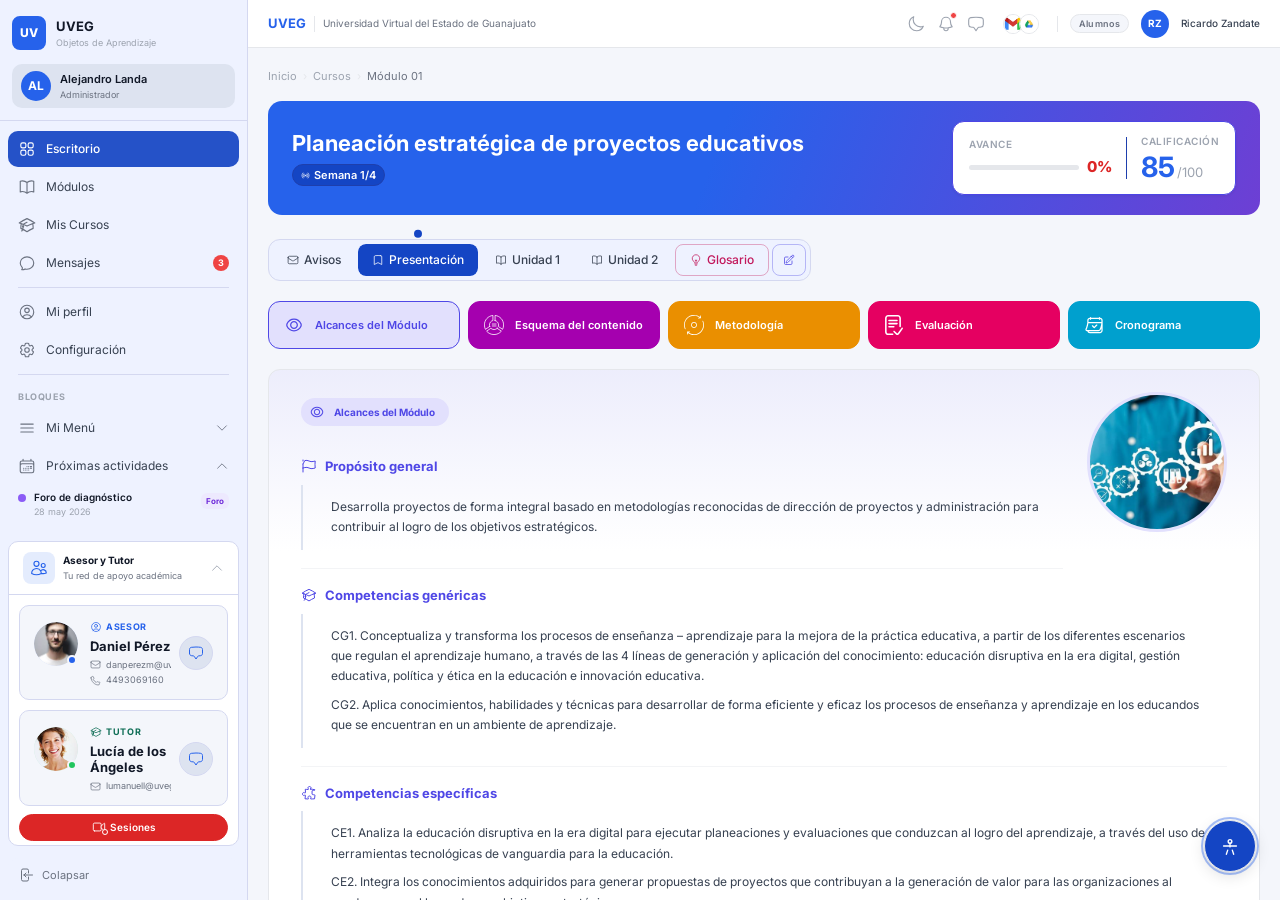
<file: index.html>
<!DOCTYPE html>
<html lang="es">
<!--
  index.html
  ───────────────────────────────────────────────────────────────
  Punto de entrada del tema UVEG Moodle.

  Orden de carga de recursos (importante para rendimiento):
    1. Bootstrap CSS   — base de estilos y grid
    2. main.css        — estilos UVEG (variables → layout → components → dark → responsive)
    3. main.js         — lógica de app (type="module", defer implícito)

  Iconografía: Heroicons 2 Outline via js/utils/icons.js
    Migrado desde Tabler Icons (webfont) a SVG inline.
    El <link> de Tabler Icons fue removido intencionalmente.
    Para agregar un ícono nuevo: editar js/utils/icons.js y usar hi('clave', size).

  Filosofía de este HTML:
    - Declarativo: los componentes se configuran via atributos, no JS
    - Semántico: roles ARIA, landmarks, estructura correcta
    - Limpio: sin onclick inline, sin estilos inline salvo excepciones justificadas
    - Mantenible: TI puede cambiar datos (nombre, curso, cards) sin tocar JS

  Para cambiar el contenido del curso:
    - Nombre/rol del alumno  → atributos de <uveg-sidebar> y <uveg-topbar>
    - Progreso general       → atributos de <uveg-progress>
    - Cards de actividades   → atributos de cada <uveg-card>
    - Tabs disponibles       → elementos <uveg-tab> dentro de <uveg-tabs>
  ───────────────────────────────────────────────────────────────
-->
<head>
  <meta charset="UTF-8">
  <meta name="viewport" content="width=device-width, initial-scale=1.0">
  <meta name="description" content="UVEG — Plataforma de Objetos de Aprendizaje">
  <title>UVEG — Planeación estratégica de proyectos educativos</title>

  <!--
    Bootstrap 5.3 — grid, utilidades, dark mode nativo via data-bs-theme.
    Cargado antes de main.css para que nuestros tokens lo sobreescriban.
  -->
  <link
    rel="stylesheet"
    href="https://cdn.jsdelivr.net/npm/bootstrap@5.3.3/dist/css/bootstrap.min.css"
    integrity="sha384-QWTKZyjpPEjISv5WaRU9OFeRpok6YctnYmDr5pNlyT2bRjXh0JMhjY6hW+ALEwIH"
    crossorigin="anonymous">

  <!--
    Tabler Icons REMOVIDO — iconografía migrada a Heroicons 2 Outline.
    Los íconos ahora se sirven como SVG inline via js/utils/icons.js.
    No requiere carga de webfont externa.
  -->

  <!-- Estilos UVEG — punto de entrada único -->
  <link rel="stylesheet" href="./assets/css/main.css">

  <link rel="preconnect" href="https://fonts.googleapis.com">
  <link rel="preconnect" href="https://fonts.gstatic.com" crossorigin>
  <link href="https://fonts.googleapis.com/css2?family=Inter:ital,opsz,wght@0,14..32,100..900;1,14..32,100..900&display=swap" rel="stylesheet">

  <!--
    Prevenir FOUC (Flash of Unstyled Content) en dark mode.
    Este script inline es intencional: debe ejecutarse ANTES de que
    el browser pinte el primer frame para aplicar el tema correcto.
    No mover a main.js.
  -->
  <script>
    (function() {
      const saved  = localStorage.getItem('uveg-theme');
      const system = window.matchMedia('(prefers-color-scheme: dark)').matches ? 'dark' : 'light';
      const theme  = (saved === 'dark' || saved === 'light') ? saved : system;
      document.documentElement.setAttribute('data-bs-theme', theme);
    })();
  </script>
</head>

<body>

<!-- ── App Shell ──────────────────────────────────────────────
     Estructura: Sidebar | Main (Topbar + Content)
     ────────────────────────────────────────────────────────── -->
<div class="shell">

  <!-- ── Sidebar ──────────────────────────────────────────────
       Atributos configurables:
         user-name      → nombre completo del alumno
         user-role      → rol en la plataforma
         user-initials  → iniciales para el avatar (máx 2 chars)
         active-item    → item activo al cargar (dashboard|modulos|cursos|mensajes|perfil|config)
       ────────────────────────────────────────────────────────── -->
  <uveg-sidebar
    user-name="Alejandro Landa"
    user-role="Administrador"
    user-initials="AL"
    active-item="dashboard">
  </uveg-sidebar>

  <!-- ── Main ─────────────────────────────────────────────── -->
  <div class="main">

    <!-- ── Topbar ─────────────────────────────────────────────
         Atributos configurables:
           user-name      → nombre del alumno (topbar derecha)
           user-initials  → iniciales del avatar
           user-role      → etiqueta de rol/grupo
           notifications  → número de notificaciones (0 = sin punto rojo)
         ────────────────────────────────────────────────────── -->
    <uveg-topbar
      user-name="Ricardo Zandate"
      user-initials="RZ"
      user-role="Alumnos"
      notifications="3">
    </uveg-topbar>

    <!-- ── Content Row ──────────────────────────────────────── -->
    <div class="content-row">

      <!-- ── Center (área principal scrollable) ─────────────── -->
      <main class="center" role="main">

        <!-- Breadcrumb -->
        <nav class="breadcrumb-nav" aria-label="Navegación">
          <a class="bc-item" href="#">Inicio</a>
          <span class="bc-sep">›</span>
          <a class="bc-item" href="#">Cursos</a>
          <span class="bc-sep">›</span>
          <span class="bc-item active">Módulo 01</span>
        </nav>

       <!-- Header del módulo -->
        <div class="hrow">
          <div class="hrow-left">
            <div class="mod-name">Planeación estratégica de proyectos educativos</div>
            <div class="mod-status">
              <svg xmlns="http://www.w3.org/2000/svg" width="9" height="9" viewBox="0 0 24 24" fill="none" stroke="currentColor" stroke-width="1.5" stroke-linecap="round" stroke-linejoin="round" aria-hidden="true" class="hi"><path stroke-linecap="round" stroke-linejoin="round" d="M9.348 14.651a3.75 3.75 0 0 1 0-5.303m5.304 0a3.75 3.75 0 0 1 0 5.303m-7.425 2.122a6.75 6.75 0 0 1 0-9.546m9.546 0a6.75 6.75 0 0 1 0 9.546M5.106 18.894c-3.808-3.808-3.808-9.98 0-13.789m13.788 0c3.808 3.808 3.808 9.981 0 13.789M12 12h.008v.008H12V12Zm.375 0a.375.375 0 1 1-.75 0 .375.375 0 0 1 .75 0Z"/></svg>
              Semana 1/4
            </div>
          </div>
          <div class="hrow-right">
            <div class="pbox" role="status" aria-label="Progreso del módulo">
              <div class="pl">
                <span class="plabel">Avance</span>
                <div class="pbar-wrap">
                  <div class="pbar" role="progressbar" aria-valuenow="70" aria-valuemin="0" aria-valuemax="100">
                    <div class="pfill"></div>
                  </div>
                  <span class="ppct">14%</span>
                </div>
              </div>
              <div class="pl">
                <span class="plabel">Calificación</span>
                <div class="cnum-wrap">
                  <span class="cnum">85</span>
                  <span class="cden">/100</span>
                </div>
              </div>
            </div>
          </div>
        </div>
      
        <!-- ── Tabs de navegación ──────────────────────────────
             uveg-tabs registra los <uveg-tab> hijos y construye
             la barra automáticamente. Para agregar un tab nuevo,
             solo agregar un <uveg-tab> aquí.
             Los atributos icon="ti-*" son traducidos internamente
             por TAB_ICON_MAP en uveg-tabs.js → Heroicons.
             ────────────────────────────────────────────────── -->
      <uveg-tabs active="presentacion">
          <uveg-tab key="avisos"       icon="ti-mail"     label="Avisos"></uveg-tab>
          <uveg-tab key="presentacion" icon="ti-bookmark" label="Presentación"></uveg-tab>
          <uveg-tab key="unidad1"      icon="ti-book"     label="Unidad 1"></uveg-tab>
          <uveg-tab key="unidad2"      icon="ti-book"     label="Unidad 2"></uveg-tab>
          <uveg-tab key="glosario"     icon="ti-language"     label="Glosario"            variant="glossary"></uveg-tab>
             <uveg-tab key="aprendizaje"  icon="ti-aprendizaje"  label=""></uveg-tab>
        </uveg-tabs>

        <!-- ── Panel: Avisos ────────────────────────────────────
             data-panel="avisos" es detectado por uveg-tabs para
             mostrar/ocultar según el tab activo.
             ────────────────────────────────────────────────── -->
        <section data-panel="avisos" aria-labelledby="tab-avisos">
          <div class="aviso-item">
            <div class="aviso-dot unread" aria-label="No leído"></div>
            <div>
              <div class="aviso-title">Recordatorio: Reto 1 vence el 17 de junio</div>
              <div class="aviso-desc">No olvides entregar tu plan estratégico antes de la fecha límite. Revisa los criterios de evaluación en la sección de retos.</div>
              <div class="aviso-date">
                <!-- ti-clock → clock (Heroicons) -->
                <svg xmlns="http://www.w3.org/2000/svg" width="10" height="10" viewBox="0 0 24 24" fill="none" stroke="currentColor" stroke-width="1.5" stroke-linecap="round" stroke-linejoin="round" aria-hidden="true" class="hi"><path stroke-linecap="round" stroke-linejoin="round" d="M12 6v6h4.5m4.5 0a9 9 0 1 1-18 0 9 9 0 0 1 18 0Z"/></svg>
                Hace 2 horas
              </div>
            </div>
          </div>
          <div class="aviso-item">
            <div class="aviso-dot unread" aria-label="No leído"></div>
            <div>
              <div class="aviso-title">Nueva actividad disponible: Foro de diagnóstico</div>
              <div class="aviso-desc">El foro de diagnóstico ya está abierto. Comparte tu análisis antes del 28 de mayo.</div>
              <div class="aviso-date">
                <svg xmlns="http://www.w3.org/2000/svg" width="10" height="10" viewBox="0 0 24 24" fill="none" stroke="currentColor" stroke-width="1.5" stroke-linecap="round" stroke-linejoin="round" aria-hidden="true" class="hi"><path stroke-linecap="round" stroke-linejoin="round" d="M12 6v6h4.5m4.5 0a9 9 0 1 1-18 0 9 9 0 0 1 18 0Z"/></svg>
                Hace 5 horas
              </div>
            </div>
          </div>
          <div class="aviso-item">
            <div class="aviso-dot read" aria-label="Leído"></div>
            <div>
              <div class="aviso-title">Calificación publicada — Lección 1</div>
              <div class="aviso-desc">Tu calificación para la Lección 1 ha sido publicada. Obtuviste 95/100. ¡Excelente trabajo!</div>
              <div class="aviso-date">
                <svg xmlns="http://www.w3.org/2000/svg" width="10" height="10" viewBox="0 0 24 24" fill="none" stroke="currentColor" stroke-width="1.5" stroke-linecap="round" stroke-linejoin="round" aria-hidden="true" class="hi"><path stroke-linecap="round" stroke-linejoin="round" d="M12 6v6h4.5m4.5 0a9 9 0 1 1-18 0 9 9 0 0 1 18 0Z"/></svg>
                Ayer
              </div>
            </div>
          </div>
          <div class="aviso-item">
            <div class="aviso-dot read" aria-label="Leído"></div>
            <div>
              <div class="aviso-title">Material de apoyo disponible</div>
              <div class="aviso-desc">Se ha subido material de apoyo para la Unidad 2. Revisa los recursos adicionales.</div>
              <div class="aviso-date">
                <svg xmlns="http://www.w3.org/2000/svg" width="10" height="10" viewBox="0 0 24 24" fill="none" stroke="currentColor" stroke-width="1.5" stroke-linecap="round" stroke-linejoin="round" aria-hidden="true" class="hi"><path stroke-linecap="round" stroke-linejoin="round" d="M12 6v6h4.5m4.5 0a9 9 0 1 1-18 0 9 9 0 0 1 18 0Z"/></svg>
                26 may 2026
              </div>
            </div>
          </div>
        </section>

       <!-- ── Panel: Presentación ──────────────────────────── -->
        <section data-panel="presentacion" aria-labelledby="tab-presentacion">

          <div class="pres-grid" role="tablist" aria-label="Secciones de presentación">
            <div class="pres-card active" data-pres="alcances" role="tab" tabindex="0" aria-selected="true" style="--pres-color:#4f47e6;--pres-bg:#e2e0fd">
              <div class="pres-icon-wrap" aria-hidden="true"></div>
              <div class="pres-label">Alcances del Módulo</div>
            </div>
            <div class="pres-card" data-pres="esquema" role="tab" tabindex="0" aria-selected="false" style="--pres-color:#a500af;--pres-bg:#fccfff">
              <div class="pres-icon-wrap" aria-hidden="true"></div>
              <div class="pres-label">Esquema del contenido</div>
            </div>
            <div class="pres-card" data-pres="metodologia" role="tab" tabindex="0" aria-selected="false" style="--pres-color:#ea8f00;--pres-bg:#ffeed3">
              <div class="pres-icon-wrap" aria-hidden="true"></div>
              <div class="pres-label">Metodología</div>
            </div>
            <div class="pres-card" data-pres="evaluacion" role="tab" tabindex="0" aria-selected="false" style="--pres-color:#e50061;--pres-bg:#ffd2e5">
              <div class="pres-icon-wrap" aria-hidden="true"></div>
              <div class="pres-label">Evaluación</div>
            </div>
            <div class="pres-card" data-pres="cronograma" role="tab" tabindex="0" aria-selected="false" style="--pres-color:#00a0ce;--pres-bg:#d5f6ff">
              <div class="pres-icon-wrap" aria-hidden="true"></div>
              <div class="pres-label">Cronograma</div>
            </div>
          </div>

      <div class="pres-content" id="pres-content" role="tabpanel"></div>

        </section>

      <!-- ── Panel: Unidad 1 ──────────────────────────────── -->
      <section data-panel="unidad1" aria-labelledby="tab-unidad1" data-unit-title="Unidad 1. Gestión estratégica educativa">

          <div class="unit-outer-card">
            <div class="unit-outer-header">
              <span class="unit-outer-chip">Unidad 1. Gestión estratégica educativa</span>
              <div class="unit-outer-controls">
              <div class="tv-wrap" role="group" aria-label="Cambiar vista">
              <button class="tv-btn active" data-view="grid" aria-pressed="true">
                <!-- ti-layout-grid → squares-2x2 (Heroicons) -->
                <svg xmlns="http://www.w3.org/2000/svg" width="11" height="11" viewBox="0 0 24 24" fill="none" stroke="currentColor" stroke-width="1.5" stroke-linecap="round" stroke-linejoin="round" aria-hidden="true" class="hi"><path stroke-linecap="round" stroke-linejoin="round" d="M3.75 6A2.25 2.25 0 0 1 6 3.75h2.25A2.25 2.25 0 0 1 10.5 6v2.25a2.25 2.25 0 0 1-2.25 2.25H6a2.25 2.25 0 0 1-2.25-2.25V6ZM3.75 15.75A2.25 2.25 0 0 1 6 13.5h2.25a2.25 2.25 0 0 1 2.25 2.25V18a2.25 2.25 0 0 1-2.25 2.25H6A2.25 2.25 0 0 1 3.75 18v-2.25ZM13.5 6a2.25 2.25 0 0 1 2.25-2.25H18A2.25 2.25 0 0 1 20.25 6v2.25A2.25 2.25 0 0 1 18 10.5h-2.25a2.25 2.25 0 0 1-2.25-2.25V6ZM13.5 15.75a2.25 2.25 0 0 1 2.25-2.25H18a2.25 2.25 0 0 1 2.25 2.25V18A2.25 2.25 0 0 1 18 20.25h-2.25A2.25 2.25 0 0 1 13.5 18v-2.25Z"/></svg>
                Tarjetas
              </button>
              <button class="tv-btn" data-view="list" aria-pressed="false">
                <!-- ti-list → list-bullet (Heroicons) -->
                <svg xmlns="http://www.w3.org/2000/svg" width="11" height="11" viewBox="0 0 24 24" fill="none" stroke="currentColor" stroke-width="1.5" stroke-linecap="round" stroke-linejoin="round" aria-hidden="true" class="hi"><path stroke-linecap="round" stroke-linejoin="round" d="M8.25 6.75h12M8.25 12h12m-12 5.25h12M3.75 6.75h.007v.008H3.75V6.75Zm.375 0a.375.375 0 1 1-.75 0 .375.375 0 0 1 .75 0ZM3.75 12h.007v.008H3.75V12Zm.375 0a.375.375 0 1 1-.75 0 .375.375 0 0 1 .75 0Zm-.375 5.25h.007v.008H3.75v-.008Zm.375 0a.375.375 0 1 1-.75 0 .375.375 0 0 1 .75 0Z"/></svg>
                Lista
              </button>
            </div>
            </div>
          </div>

          <!-- R1 -->
          <div class="unit-block" id="u1-r1">
            <div class="unit-block-section">
              
              <div class="cards-grid" id="cards-grid-u1">
                <uveg-card
                  card-id="0"
                  title="Lección 1. Gestión estratégica educativa"
                  desc="Reconoce la importancia de la gestión estratégica en instituciones educativas para lograr los fines educativos en conformidad con el contexto de aplicación."
                  type="Lectura + actividad"
                  date-start="25 may"
                  date-end="28 may"
                  progress-done="0"
                  progress-total="2"
                 duration="2 h"
                  scorm-title="Lección 1 — Introducción al módulo">
                </uveg-card>
                <uveg-card
                  card-id="1"
                  title="Lección 2. Diagnóstico y análisis del contexto"
                  desc="Analiza la estructura y el funcionamiento de una institución educativa con una visión estratégica para la implementación de proyectos educativos."
                  type="Lectura + actividad"
                  date-start="26 may"
                  date-end="30 may"
                  progress-done="0"
                  progress-total="2"
                duration="3 h"
                  scorm-title="Lección 2 — Diagnóstico y análisis">
                </uveg-card>
                <uveg-card
                  card-id="2"
                  title="Lección 3. Diseño del mapa estratégico"
                  desc="Evalúa el contexto interno y externo a través del análisis del entorno para la elaboración del diagnóstico estratégico educativo."
                  type="Lectura + actividad"
                  state="pending"
                  date-start="31 may"
                  date-end="4 jun"
                  progress-done="0"
                  progress-total="2"
                 duration="2 h"
                  scorm-title="Lección 3 — Diseño del mapa estratégico">
                </uveg-card>
              </div>
            </div>
            <div class="unit-block-section">
              <div class="cards-grid">
                <uveg-card
                 card-id="4"
                  unit-idx="0"
                  variant="reto"
                  materia="Planeación estratégica de proyectos educativos"
                  title="Reto 1. Planeación estratégica"
                  state="pending"
                  date-start="1 jun"
                  date-end="17 jun">
                </uveg-card>
              </div>
            </div>
          </div>

          <!-- Separador entre R1 y R2 -->
          <div class="unit-block-divider"></div>

          <!-- R2 -->
          <div class="unit-block" id="u1-r2">
            <div class="unit-block-section">
              <div class="cards-grid">
                <uveg-card
                  card-id="8"
                  title="Lección 4. Alineación de estrategias"
                  desc="Establece las directrices de la estrategia educativa con base a los objetivos a través del plan estratégico para la atención de necesidades educativas estrategicas."
                  type="Lectura + actividad"
                  state="pending"
                  date-start="5 jun"
                  date-end="12 jun"
                  progress-done="0"
                  progress-total="2"
                  duration="3 h"
                  scorm-title="Lección 4 — Implementación del plan">
                </uveg-card>
                <uveg-card
                  card-id="9"
                  title="Lección 5. Estrategia aplicada"
                  desc="Implementa la estrategia aplicada al contexto educativo a través del plan táctico y operativo para el logro de los objetivos institucionales."
                  type="Lectura + actividad"
                  state="pending"
                  date-start="12 jun"
                  date-end="19 jun"
                  progress-done="0"
                  progress-total="2"
                 duration="2 h"
                  scorm-title="Lección 5 — Evaluación estratégica">
                </uveg-card>
                 <uveg-card
                  card-id="10"
                  title="Lección 6. La evaluación y monitoreo de la estrategia"
                  desc="Evalua la estrategia educativa a través del seguimiento, medición, análisis y retroalimentación del plan estratégico para la mejora de los objetivos estratégicos educativos."
                  type="Lectura + actividad"
                  state="pending"
                  date-start="12 jun"
                  date-end="19 jun"
                  progress-done="0"
                  progress-total="2"
                  scorm-title="Lección 5 — Evaluación estratégica">
                </uveg-card>
              </div>
            </div>
            <div class="unit-block-section">
              <div class="cards-grid">
                <uveg-card
                  card-id="11"
                  unit-idx="1"
                  variant="reto"
                  materia="Planeación estratégica de proyectos educativos"
                 title="Reto 2. Evaluación del plan estratégico"
                  desc="Este Reto te permitirá integrar el plan estratégico de la organización en donde colaboras, ya que agregarás un tablero de control que te ayude a dar seguimiento y cumplimiento a la estrategia."
                  state="pending"
                  date-start="19 jun"
                  date-end="26 jun">
                </uveg-card>
              </div>
            </div>
          </div>

        </div><!-- /unit-outer-card -->

          <p class="note">
            <svg xmlns="http://www.w3.org/2000/svg" width="12" height="12" viewBox="0 0 24 24" fill="none" stroke="currentColor" stroke-width="1.5" stroke-linecap="round" stroke-linejoin="round" aria-hidden="true" class="hi"><path stroke-linecap="round" stroke-linejoin="round" d="m11.25 11.25.041-.02a.75.75 0 0 1 1.063.852l-.708 2.836a.75.75 0 0 0 1.063.853l.041-.021M21 12a9 9 0 1 1-18 0 9 9 0 0 1 18 0Zm-9-3.75h.008v.008H12V8.25Z"/></svg>
            Completa las actividades en orden para avanzar en el módulo.
          </p>
        </section>

        <!-- ── Panel: Unidad 2 ──────────────────────────────── -->
      <section data-panel="unidad2" aria-labelledby="tab-unidad2" data-unit-title="Unidad 2. Proyecto educativo">

          <div class="unit-outer-card">
            <div class="unit-outer-header">
              <span class="unit-outer-chip">Unidad 2. Proyecto educativo</span>
              <div class="unit-outer-controls">
                <div class="tv-wrap" role="group" aria-label="Cambiar vista">
                  <button class="tv-btn active" data-view="grid" aria-pressed="true">
                    <svg xmlns="http://www.w3.org/2000/svg" width="11" height="11" viewBox="0 0 24 24" fill="none" stroke="currentColor" stroke-width="1.5" stroke-linecap="round" stroke-linejoin="round" aria-hidden="true" class="hi"><path stroke-linecap="round" stroke-linejoin="round" d="M3.75 6A2.25 2.25 0 0 1 6 3.75h2.25A2.25 2.25 0 0 1 10.5 6v2.25a2.25 2.25 0 0 1-2.25 2.25H6a2.25 2.25 0 0 1-2.25-2.25V6ZM3.75 15.75A2.25 2.25 0 0 1 6 13.5h2.25a2.25 2.25 0 0 1 2.25 2.25V18a2.25 2.25 0 0 1-2.25 2.25H6A2.25 2.25 0 0 1 3.75 18v-2.25ZM13.5 6a2.25 2.25 0 0 1 2.25-2.25H18A2.25 2.25 0 0 1 20.25 6v2.25A2.25 2.25 0 0 1 18 10.5h-2.25a2.25 2.25 0 0 1-2.25-2.25V6ZM13.5 15.75a2.25 2.25 0 0 1 2.25-2.25H18a2.25 2.25 0 0 1 2.25 2.25V18A2.25 2.25 0 0 1 18 20.25h-2.25A2.25 2.25 0 0 1 13.5 18v-2.25Z"/></svg>
                    Tarjetas
                  </button>
                  <button class="tv-btn" data-view="list" aria-pressed="false">
                    <svg xmlns="http://www.w3.org/2000/svg" width="11" height="11" viewBox="0 0 24 24" fill="none" stroke="currentColor" stroke-width="1.5" stroke-linecap="round" stroke-linejoin="round" aria-hidden="true" class="hi"><path stroke-linecap="round" stroke-linejoin="round" d="M8.25 6.75h12M8.25 12h12m-12 5.25h12M3.75 6.75h.007v.008H3.75V6.75Zm.375 0a.375.375 0 1 1-.75 0 .375.375 0 0 1 .75 0ZM3.75 12h.007v.008H3.75V12Zm.375 0a.375.375 0 1 1-.75 0 .375.375 0 0 1 .75 0Zm-.375 5.25h.007v.008H3.75v-.008Zm.375 0a.375.375 0 1 1-.75 0 .375.375 0 0 1 .75 0Z"/></svg>
                    Lista
                  </button>
                </div>
              </div>
            </div>

            <!-- R1 -->
            <div class="unit-block" id="u2-r1">
              <div class="unit-block-section">
                <div class="cards-grid">
                  <uveg-card
                    card-id="5"
                    title="Lección 7. Proyecto educativo"
                    desc="Establece la matriz del marco lógico a través del análisis de necesidades del contexto y del planteamiento del propósito, finalidades, componentes y supuestos para la definición del proyecto educativo estratégico."
                    type="Lectura + actividad"
                    state="pending"
                    date-start="15 jun"
                    date-end="22 jun"
                    progress-done="0"
                    progress-total="2"
                    duration="2 h"
                    scorm-title="Lección 7 — Proyecto educativo">
                  </uveg-card>
                  <uveg-card
                    card-id="6"
                    title="Lección 8. Diversidad de proyectos educativos"
                    desc="Reconoce los tipos de proyectos con base en la relevancia, pertinencia y factibilidad para el logro de objetivos educativos estratégicos."
                    type="Lectura + actividad"
                    state="pending"
                    date-start="22 jun"
                    date-end="29 jun"
                    progress-done="0"
                    progress-total="2"
                    duration="3 h"
                    scorm-title="Lección 8 — Diversidad de proyectos educativos">
                  </uveg-card>
                </div>
              </div>
              <div class="unit-block-section">
                <div class="cards-grid">
                  <uveg-card
                   card-id="7"
                    unit-idx="1"
                    variant="reto"
                    materia="Planeación estratégica de proyectos educativos"
                    title="Reto 3. Proyecto educativo"
                    desc="En este Reto analizarás a los involucrados del proyecto, el problema, los objetivos, la selección de la estrategia a implementar, la estructura analítica y el resumen narrativo para un proyecto específico de la institución en la cual colaboras."
                    state="pending"
                    date-start="29 jun"
                    date-end="6 jul">
                  </uveg-card>
                </div>
              </div>
            </div>

            <!-- Separador R1 / R2 -->
            <div class="unit-block-divider"></div>

            <!-- R2 -->
            <div class="unit-block" id="u2-r2">
              <div class="unit-block-section">
                <div class="cards-grid">
                  <uveg-card
                    card-id="12"
                    title="Lección 9. Planificación del proyecto"
                    desc="Reconoce las etapas del ciclo de vida del proyecto a través del análisis de las fases y las actividades a desarrollar para la dirección y logro del proyecto educativo."
                    type="Lectura + actividad"
                    state="pending"
                    date-start="6 jul"
                    date-end="13 jul"
                    progress-done="0"
                    progress-total="2"
                    duration="3 h"
                    scorm-title="Lección 9 — Planificación del proyecto">
                  </uveg-card>
                </div>
              </div>
              <div class="unit-block-section">
                <div class="cards-grid">
                  <uveg-card
                   card-id="13"
                    unit-idx="2"
                    variant="reto"
                    materia="Planeación estratégica de proyectos educativos"
                    title="Reto 4. Ciclo de vida del proyecto educativo"
                    desc="En este Reto reconocerás las etapas del ciclo de vida del proyecto, a través de las secuencias, progresión jerárquica y el involucramiento del personal que participa en el proyecto para lograr mejores resultados."
                    state="pending"
                    date-start="13 jul"
                    date-end="20 jul">
                  </uveg-card>
                </div>
              </div>
            </div>

            <!-- Separador R2 / R3 -->
            <div class="unit-block-divider"></div>

            <!-- R3 -->
            <div class="unit-block" id="u2-r3">
              <div class="unit-block-section">
                <div class="cards-grid">
                  <uveg-card
                    card-id="14"
                    title="Lección 10. Procesos de un proyecto"
                    desc="Establece el proyecto educativo a través de la planificación de los grupos de procesos involucrados en cada etapa para la dirección eficaz y eficiente del proyecto."
                    type="Lectura + actividad"
                    state="pending"
                    date-start="20 jul"
                    date-end="27 jul"
                    progress-done="0"
                    progress-total="2"
                    duration="4 h"
                    scorm-title="Lección 10 — Procesos de un proyecto">
                  </uveg-card>
                </div>
              </div>
              <div class="unit-block-section">
                <div class="cards-grid">
                  <uveg-card
                    card-id="15"
                    unit-idx="3"
                    variant="reto"
                    materia="Planeación estratégica de proyectos educativos"
                    title="Reto 5. Proyecto"
                    desc="Tomando en cuenta la institución educativa en la que colaboras, en este Reto desarrollarás la tabla con la descripción de los elementos de cada uno de los grupos de proceso y desglose de las actividades en las etapas del proyecto. Además, con esta información podrás describir los objetivos del proyecto educativo."
                    state="pending"
                    date-start="27 jul"
                    date-end="3 ago">
                  </uveg-card>
                </div>
              </div>
            </div>

          </div><!-- /unit-outer-card -->
          <p class="note">
            <svg xmlns="http://www.w3.org/2000/svg" width="12" height="12" viewBox="0 0 24 24" fill="none" stroke="currentColor" stroke-width="1.5" stroke-linecap="round" stroke-linejoin="round" aria-hidden="true" class="hi"><path stroke-linecap="round" stroke-linejoin="round" d="m11.25 11.25.041-.02a.75.75 0 0 1 1.063.852l-.708 2.836a.75.75 0 0 0 1.063.853l.041-.021M21 12a9 9 0 1 1-18 0 9 9 0 0 1 18 0Zm-9-3.75h.008v.008H12V8.25Z"/></svg>
            Completa la Unidad 1 para desbloquear estas actividades.
          </p>
</section>

        <!-- ── Panel: Glosario ─────────────────────────────────────── -->
        <section data-panel="glosario" aria-labelledby="tab-glosario">
<uveg-glosario data='[
  {"term":"Análisis FODA","def":"Herramienta de planeación que evalúa Fortalezas, Oportunidades, Debilidades y Amenazas de una organización para definir estrategias."},
  {"term":"Análisis Estructural","def":"Marco sistémico que permite descomponer una organización en sus componentes clave para entender sus interrelaciones y dinámicas internas."},
  {"term":"Análisis de brechas","def":"Proceso comparativo entre el estado actual y el estado deseado de una organización, identificando las áreas que requieren intervención estratégica."},
  {"term":"Benchmarking","def":"Proceso de comparación del desempeño de una organización con el de otras instituciones consideradas referentes en su sector."},
  {"term":"Balanced Scorecard","def":"Herramienta de gestión estratégica que traduce la visión y estrategia organizacional en un conjunto equilibrado de indicadores de desempeño."},
  {"term":"Cadena de valor","def":"Modelo que descompone las actividades de una organización para identificar fuentes de ventaja competitiva y áreas de mejora."},
  {"term":"Capital humano","def":"Conjunto de conocimientos, habilidades, competencias y experiencias acumuladas por las personas que integran una organización."},
  {"term":"Diagnóstico institucional","def":"Evaluación sistemática del estado actual de una institución, identificando brechas entre la situación presente y la deseada."},
  {"term":"Dirección estratégica","def":"Proceso continuo de formulación, implementación y evaluación de decisiones orientadas al logro de los objetivos organizacionales de largo plazo."},
  {"term":"Estrategia","def":"Conjunto de decisiones y acciones orientadas a alcanzar los objetivos organizacionales en un horizonte temporal definido."},
  {"term":"Evaluación formativa","def":"Proceso continuo de valoración del aprendizaje orientado a retroalimentar y mejorar el desempeño del estudiante durante el proceso educativo."},
  {"term":"Gestión del cambio","def":"Conjunto de enfoques, herramientas y procesos utilizados para gestionar el lado humano de las transformaciones organizacionales."},
  {"term":"Gestión por resultados","def":"Enfoque administrativo que orienta los recursos y procesos hacia el logro de resultados medibles y verificables."},
  {"term":"Gobernanza institucional","def":"Sistema de normas, procesos y estructuras mediante las cuales una organización es dirigida y controlada para el logro de sus fines."},
  {"term":"Indicador de desempeño","def":"Medida cuantitativa o cualitativa que permite verificar el cumplimiento de metas y objetivos estratégicos."},
  {"term":"Innovación educativa","def":"Proceso de introducción de cambios significativos en las prácticas, recursos o estructuras educativas con el fin de mejorar los resultados de aprendizaje."},
  {"term":"Mapa estratégico","def":"Representación visual de la estrategia organizacional que muestra las relaciones causa-efecto entre objetivos en diferentes perspectivas."},
  {"term":"Marco lógico","def":"Herramienta de planificación que organiza los objetivos, resultados, actividades e indicadores de un proyecto en una matriz estructurada."},
  {"term":"Misión","def":"Declaración que describe el propósito fundamental de una organización, definiendo a quién sirve y cómo lo hace."},
  {"term":"Modelo educativo","def":"Conjunto de principios, fundamentos teóricos y lineamientos pedagógicos que orientan el proceso de enseñanza-aprendizaje en una institución."},
  {"term":"Objetivos estratégicos","def":"Resultados específicos que una organización pretende alcanzar en el mediano y largo plazo para materializar su visión y misión."},
  {"term":"Planeación estratégica","def":"Proceso sistemático de definición de la dirección futura de una organización, estableciendo metas, estrategias y recursos necesarios."},
  {"term":"Planeación operativa","def":"Proceso de definición de actividades, responsables, tiempos y recursos necesarios para ejecutar los planes estratégicos en el corto plazo."},
  {"term":"Rendición de cuentas","def":"Obligación de las organizaciones e individuos de informar y justificar sus acciones, decisiones y resultados ante las partes interesadas."},
  {"term":"Sostenibilidad institucional","def":"Capacidad de una organización para mantener sus operaciones, impacto y relevancia a lo largo del tiempo mediante una gestión responsable de sus recursos."},
  {"term":"Visión","def":"Declaración que describe el estado futuro deseado de una organización, inspirando y guiando las decisiones estratégicas."},
  {"term":"Ventaja competitiva","def":"Atributo o conjunto de atributos que permiten a una organización superar a sus competidores y generar mayor valor para sus grupos de interés."},
  {"term":"Zona de desarrollo próximo","def":"Concepto de Vygotsky que describe la distancia entre lo que un aprendiz puede hacer solo y lo que logra con apoyo."}
]'></uveg-glosario>
        </section>

<section data-panel="aprendizaje" aria-labelledby="tab-aprendizaje">
  <uveg-aprendizaje data='[
    {"type":"biblioteca","label":"Biblioteca Digital UVEG","url":"#","desc":"Acceso al acervo bibliográfico institucional"},
    {"type":"web","label":"Recurso web autorizado 1","url":"#","desc":"Página autorizada por UVEG"},
    {"type":"web","label":"Recurso web autorizado 2","url":"#","desc":"Página autorizada por UVEG"},
    {"type":"video","label":"Video de retroalimentación 1","url":"#","desc":"Retroalimentación de la Unidad 1"},
    {"type":"video","label":"Video de retroalimentación 2","url":"#","desc":"Retroalimentación de la Unidad 2"}
  ]'></uveg-aprendizaje>
</section>

  <uveg-lesson-view></uveg-lesson-view>
   <uveg-reto-view>
  <uveg-instrucciones
    reto="1"
    subtitle="Planeación estratégica"
    puntos="25"
    title="Instrucciones"
    steps='[
      {"text":"Pulsa para descargar la asignación del caso a trabajar con base en tu matrícula.","enlace":{"label":"Asignación de caso de estudio","url":"#","type":"pdf"}},
      {"text":"Pulsa para descargar el formato y consultar las especificaciones del Reto:","enlace":{"label":"Especificaciones del entregable","url":"#","type":"pdf"}},
      {"text":"Abre el documento para conocer cómo se evaluará tu Reto.","enlace":{"label":"Criterios de evaluación","url":"#","type":"pdf"}},
      {"text":"Si necesitas citar o referenciar la información utilizada, revisa el siguiente documento.","enlace":{"label":"Guía para realizar citas y referencias","url":"#","type":"guia"}},
      {"text":"Pulsa para saber cómo nombrar tu formato de Reto.","plus":true},
      {"text":"Una vez terminado tu Reto, envíalo a tu Asesor o Asesora."}
    ]'>
  </uveg-instrucciones>
</uveg-reto-view>
    <uveg-scorm-view></uveg-scorm-view>
    <uveg-sesiones-view></uveg-sesiones-view>
    <uveg-notes></uveg-notes>
    <uveg-mail id="uveg-mail"></uveg-mail>
    <uveg-drive id="uveg-drive"></uveg-drive>
      </main><!-- /center -->
    </div><!-- /content-row -->
  </div><!-- /main -->
</div><!-- /shell -->

<!-- ── SCORM Drawer ──────────────────────────────────────────
     Se abre automáticamente al escuchar uveg:openscorm.
     No requiere configuración adicional en el HTML.
     ────────────────────────────────────────────────────────── -->
<uveg-scorm-drawer></uveg-scorm-drawer>

<!-- Bootstrap JS — necesario para componentes interactivos de Bootstrap -->
<script src="https://cdn.jsdelivr.net/npm/bootstrap@5.3.3/dist/js/bootstrap.bundle.min.js"></script>

<!--
  App JS — type="module" tiene defer implícito.
  Se carga después de que el DOM esté listo.
  Los Web Components se registran aquí via import en main.js.
-->
<script type="module" src="js/main.js"></script>
<script>
  // ── Correo institucional ──────────────────────────────────────
  document.addEventListener('uveg:mail', () => {
    document.getElementById('uveg-drive')?.close();
    document.getElementById('uveg-mail')?.toggle();
  });

  document.addEventListener('uveg:drive', () => {
    document.getElementById('uveg-mail')?.close();
    document.getElementById('uveg-drive')?.toggle();
  });
</script>

<!-- Script inline para presentación y toggle de vista
     Separado de main.js por ser lógica específica de esta página
     que no justifica un módulo propio. -->
<script type="module" src="js/page.js"></script>
<uveg-bottom-nav active-item="dashboard"></uveg-bottom-nav>

<uveg-fab></uveg-fab>

</body>
</html>
</file>
<file: assets/css/main.css>
/**
 * main.css
 * ─────────────────────────────────────────────────────────────
 * Punto de entrada único de estilos.
 * Solo contiene @imports — cero reglas CSS aquí.
 *
 * Orden de carga (respetar la cascada):
 *   1. variables     → tokens de diseño UVEG (primero siempre)
 *   2. layout        → shell, sidebar, topbar
 *   3. content       → área principal de contenido
 *   4. components    → cada Web Component con su propio CSS
 *   5. dark-mode     → overrides oscuros (antes de responsive)
 *   6. responsive    → media queries (siempre al último)
 *
 * Bootstrap se carga en index.html vía CDN antes de este archivo.
 * Todas las rutas son relativas a /assets/css/
 * ─────────────────────────────────────────────────────────────
 */

/* ── 1. Tokens ──────────────────────────────────────────────── */
@import './variables.css';

/* ── 2. Layout ──────────────────────────────────────────────── */
@import './layout.css';

/* ── 3. Content ─────────────────────────────────────────────── */
@import './content.css';

/* ── 4. Components ──────────────────────────────────────────── */
@import '../../components/uveg-topbar/uveg-topbar.css';
@import '../../components/uveg-sidebar/uveg-sidebar.css';
@import '../../components/uveg-tabs/uveg-tabs.css';
@import '../../components/uveg-progress/uveg-progress.css';
@import '../../components/uveg-card/uveg-card.css';
@import '../../components/uveg-fab/uveg-fab.css';
@import '../../components/uveg-notes/uveg-notes.css';
@import '../../components/uveg-mail/uveg-mail.css';
@import '../../components/uveg-drive/uveg-drive.css';  
@import '../../components/uveg-glosario/uveg-glosario.css';
@import "../../components//uveg-aprendizaje/uveg-aprendizaje.css";
@import '../../components/uveg-scorm-drawer/uveg-scorm-drawer.css';
@import '../../components/uveg-scorm-view/uveg-scorm-view.css';
@import '../../components/uveg-lesson-view/uveg-lesson-view.css';
@import '../../components/uveg-reto-view/uveg-reto-view.css';
@import '../../components/uveg-sesiones-view/uveg-sesiones-view.css';
@import '../../components/uveg-presentacion/uveg-pres-base.css';
@import '../../components/uveg-presentacion/uveg-pres-alcances.css';
@import '../../components/uveg-presentacion/uveg-pres-esquema.css';
@import '../../components/uveg-presentacion/uveg-pres-metodologia.css';
@import '../../components/uveg-presentacion/uveg-pres-evaluacion.css';
@import '../../components/uveg-presentacion/uveg-pres-cronograma.css';

/* ── 5. Dark mode ───────────────────────────────────────────── */
@import './dark-mode.css';

/* ── 6. Responsive ──────────────────────────────────────────── */
@import './responsive.css';
</file>
